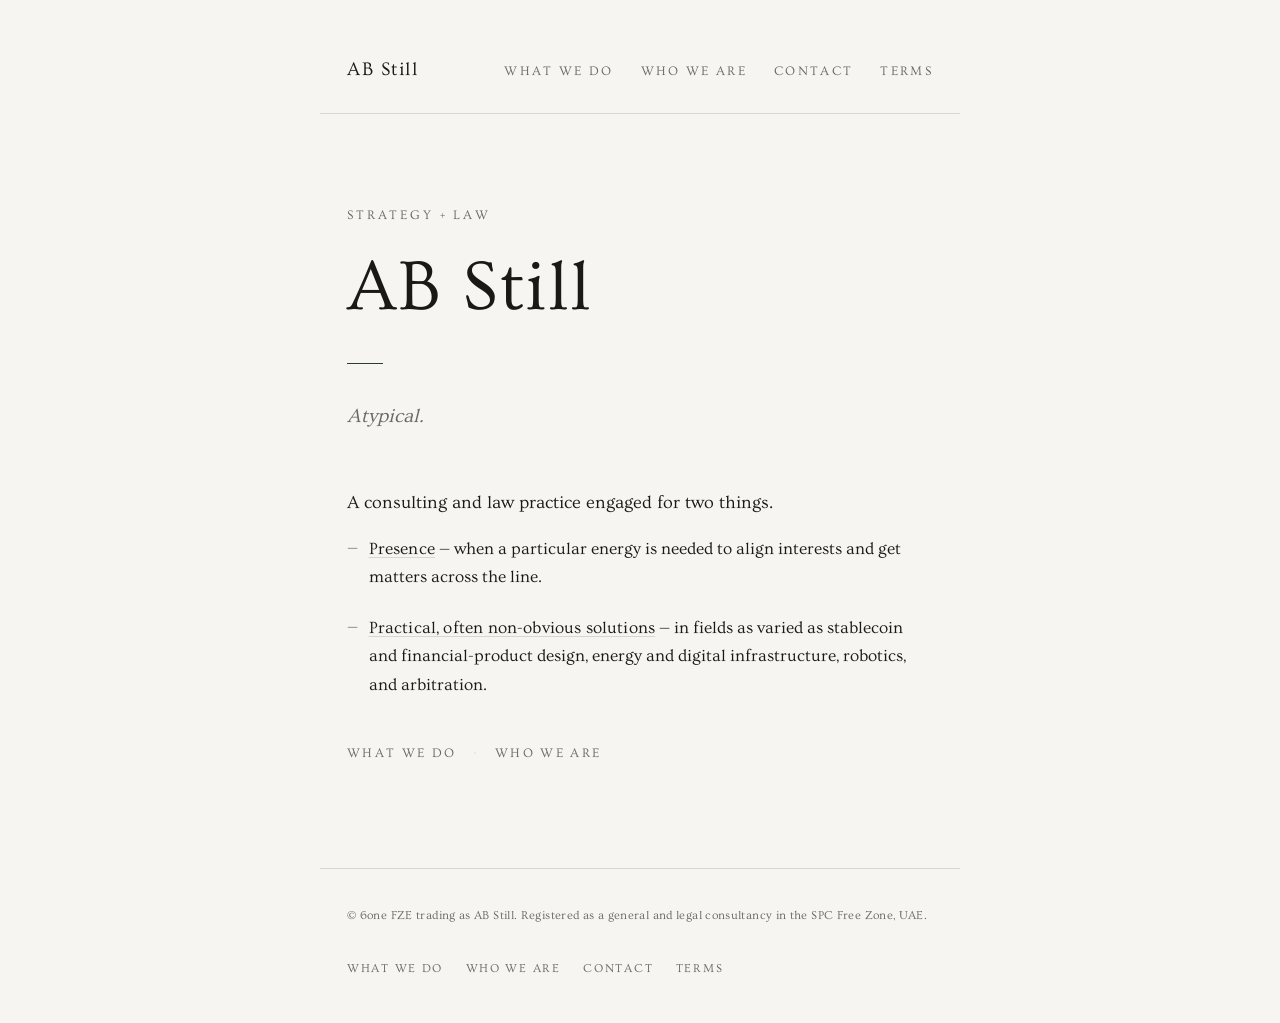
<file: index.html>
<!DOCTYPE html>
<html lang="en">
<head>
  <meta charset="UTF-8" />
  <meta name="viewport" content="width=device-width, initial-scale=1" />
  <title>AB Still</title>
  <meta name="description" content="A consulting and law practice engaged for two things: presence, and practical, often non-obvious solutions." />
  <link rel="canonical" href="https://abstill.com/" />
  <link rel="icon" href="favicon.svg" type="image/svg+xml" />
  <meta property="og:type" content="website" />
  <meta property="og:site_name" content="AB Still" />
  <meta property="og:title" content="AB Still" />
  <meta property="og:description" content="A consulting and law practice engaged for two things: presence, and practical, often non-obvious solutions." />
  <meta property="og:url" content="https://abstill.com/" />
  <meta property="og:image" content="https://abstill.com/og-image.png" />
  <meta name="twitter:card" content="summary_large_image" />
  <link rel="preload" href="fonts/Ovo-Regular.woff2" as="font" type="font/woff2" crossorigin />
  <link rel="stylesheet" href="styles.css" />
</head>
<body>
  <header>
    <a href="/" class="wordmark">AB Still</a>
    <nav>
      <a href="/what-we-do">What we do</a>
      <a href="/who-we-are">Who we are</a>
      <a href="/contact">Contact</a>
      <a href="/terms">Terms</a>
    </nav>
  </header>
  <main class="landing">
    <p class="hero-eyebrow">strategy + law</p>
    <h1 class="hero-name">AB Still</h1>
    <div class="hero-rule"></div>
    <p class="hero-tagline">Atypical.</p>

    <p class="landing-lede">A consulting and law practice engaged for two things.</p>
    <ul class="practice-list landing-list">
      <li><strong>Presence</strong> — when a particular energy is needed to align interests and get matters across the line.</li>
      <li><strong>Practical, often non-obvious solutions</strong> — in fields as varied as stablecoin and financial-product design, energy and digital infrastructure, robotics, and arbitration.</li>
    </ul>
    <p class="landing-links"><a href="/what-we-do">What we do</a><span class="sep">·</span><a href="/who-we-are">Who we are</a></p>
  </main>

  <footer>
    <p class="footer-copy">© 6one FZE trading as AB Still. Registered as a general and legal consultancy in the SPC Free Zone, UAE.</p>
    <nav class="footer-nav">
      <a href="/what-we-do">What we do</a>
      <a href="/who-we-are">Who we are</a>
      <a href="/contact">Contact</a>
      <a href="/terms">Terms</a>
    </nav>
  </footer>
</body>
</html>
</file>
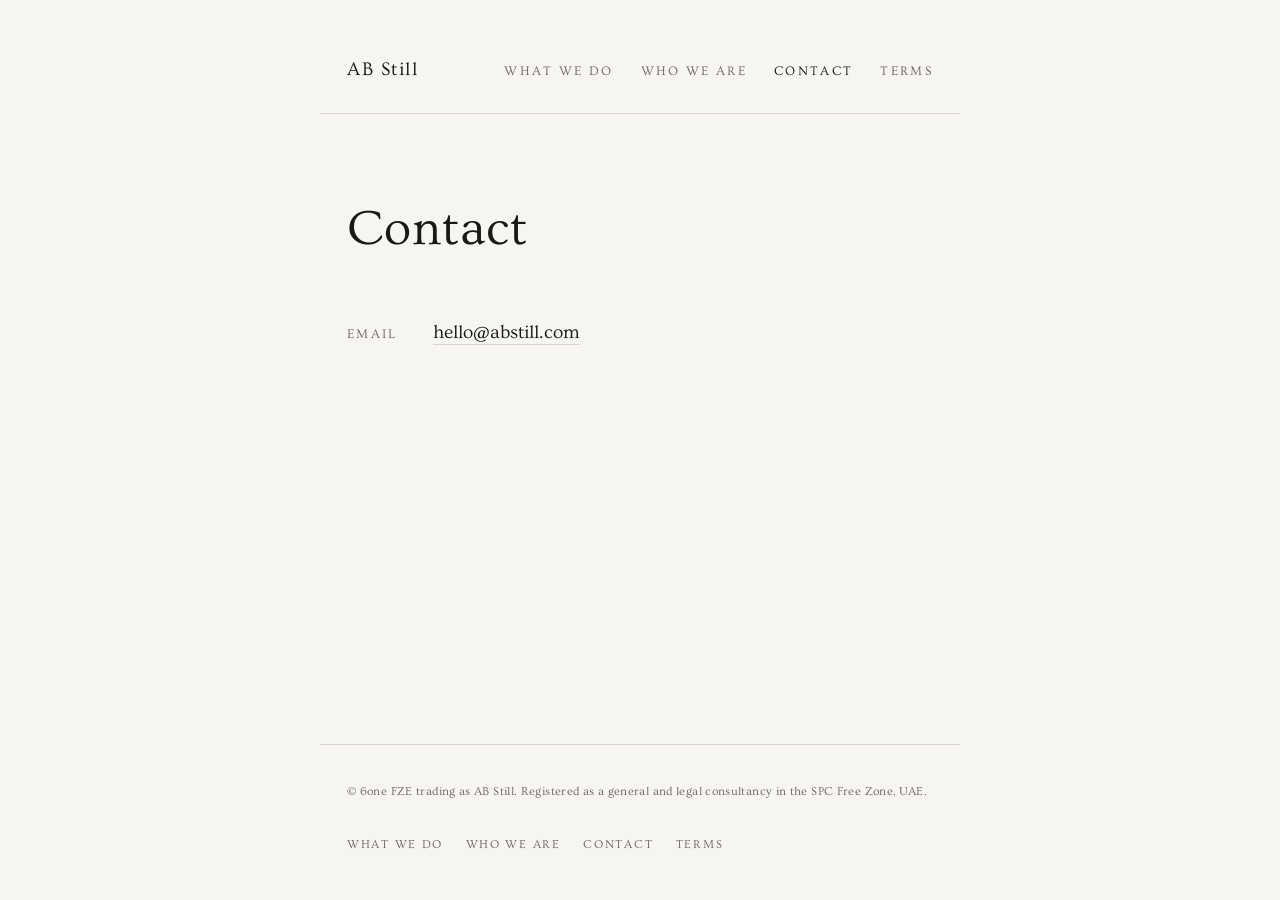
<file: contact.html>
<!DOCTYPE html>
<html lang="en">
<head>
  <meta charset="UTF-8" />
  <meta name="viewport" content="width=device-width, initial-scale=1" />
  <title>Contact — AB Still</title>
  <meta name="description" content="Contact AB Still." />
  <link rel="canonical" href="https://abstill.com/contact" />
  <link rel="icon" href="favicon.svg" type="image/svg+xml" />
  <meta property="og:type" content="website" />
  <meta property="og:site_name" content="AB Still" />
  <meta property="og:title" content="Contact — AB Still" />
  <meta property="og:description" content="Contact AB Still." />
  <meta property="og:url" content="https://abstill.com/contact" />
  <meta property="og:image" content="https://abstill.com/og-image.png" />
  <meta name="twitter:card" content="summary_large_image" />
  <link rel="preload" href="fonts/Ovo-Regular.woff2" as="font" type="font/woff2" crossorigin />
  <link rel="stylesheet" href="styles.css" />
</head>
<body>
  <header>
    <a href="/" class="wordmark">AB Still</a>
    <nav>
      <a href="/what-we-do">What we do</a>
      <a href="/who-we-are">Who we are</a>
      <a href="/contact" aria-current="page">Contact</a>
      <a href="/terms">Terms</a>
    </nav>
  </header>
  <main>
    <h1 class="page-title solo">Contact</h1>
    <div class="contact-line">
      <span class="contact-label">Email</span>
      <span class="contact-value">
        <a href="mailto:hello@abstill.com">hello@abstill.com</a>
      </span>
    </div>
  </main>

  <footer>
    <p class="footer-copy">© 6one FZE trading as AB Still. Registered as a general and legal consultancy in the SPC Free Zone, UAE.</p>
    <nav class="footer-nav">
      <a href="/what-we-do">What we do</a>
      <a href="/who-we-are">Who we are</a>
      <a href="/contact">Contact</a>
      <a href="/terms">Terms</a>
    </nav>
  </footer>
</body>
</html>
</file>
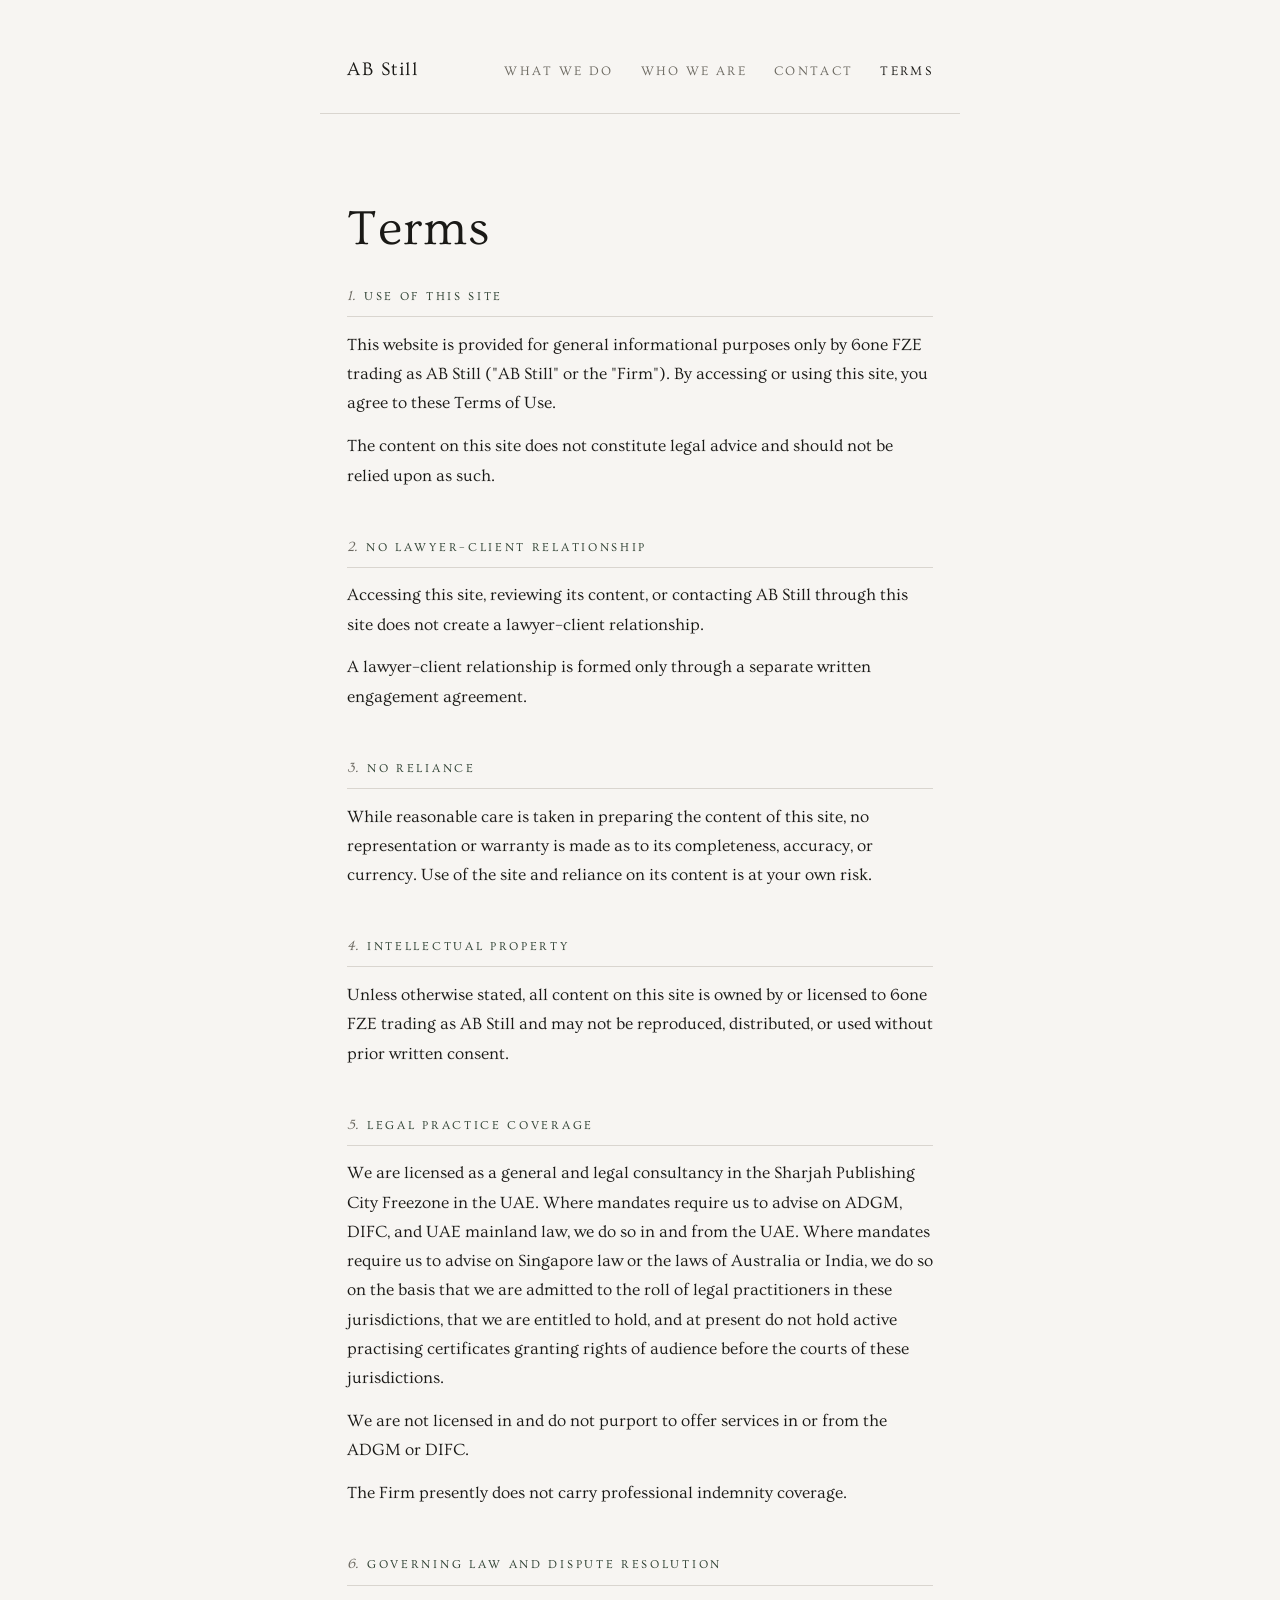
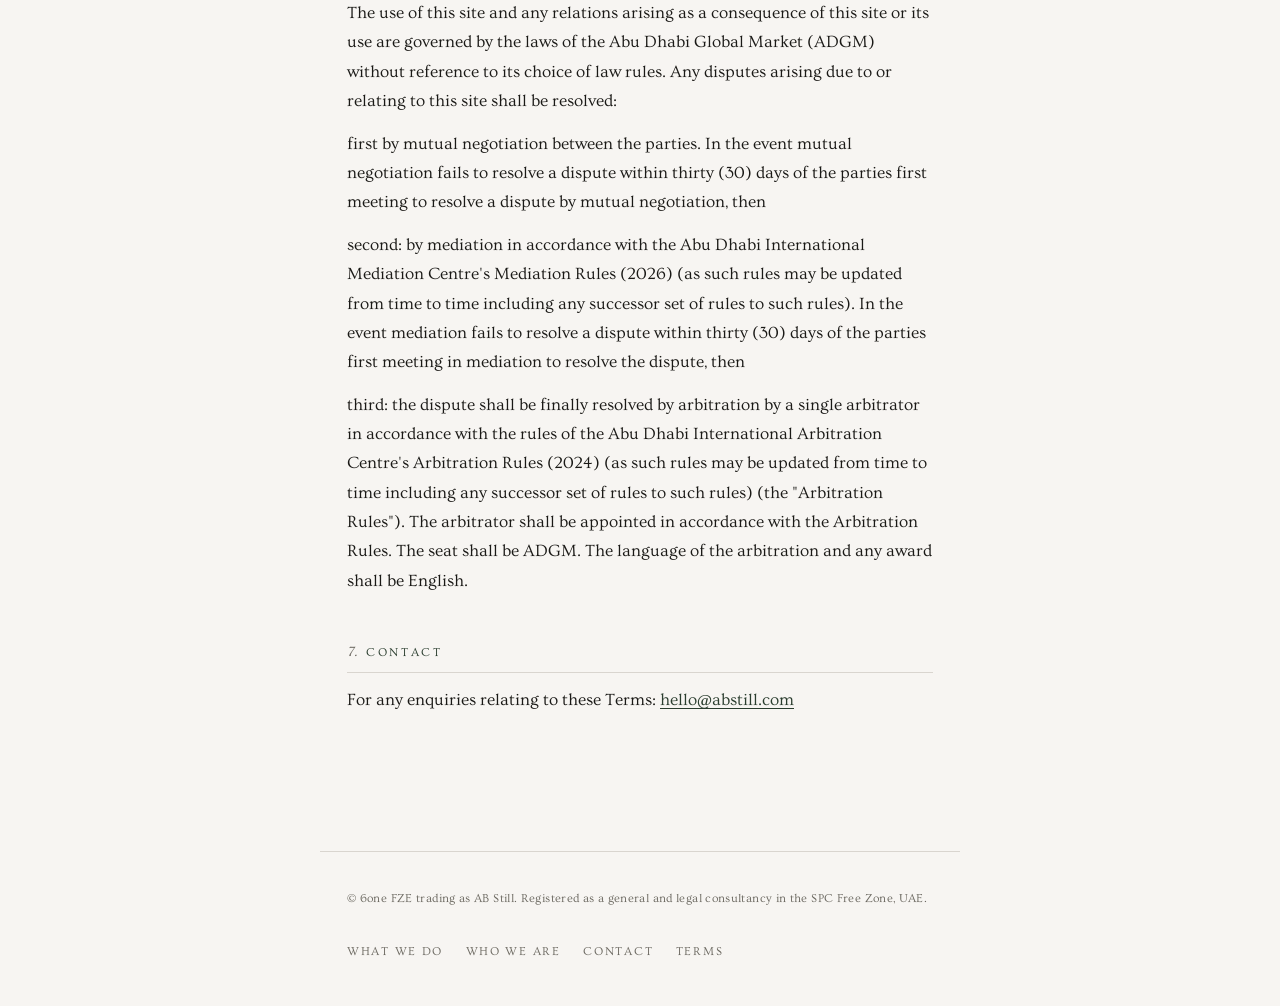
<file: terms.html>
<!DOCTYPE html>
<html lang="en">
<head>
  <meta charset="UTF-8" />
  <meta name="viewport" content="width=device-width, initial-scale=1" />
  <title>Terms — AB Still</title>
  <meta name="description" content="Terms of use — AB Still." />
  <link rel="canonical" href="https://abstill.com/terms" />
  <link rel="icon" href="favicon.svg" type="image/svg+xml" />
  <meta property="og:type" content="website" />
  <meta property="og:site_name" content="AB Still" />
  <meta property="og:title" content="Terms — AB Still" />
  <meta property="og:description" content="Terms of use — AB Still." />
  <meta property="og:url" content="https://abstill.com/terms" />
  <meta property="og:image" content="https://abstill.com/og-image.png" />
  <meta name="twitter:card" content="summary_large_image" />
  <link rel="preload" href="fonts/Ovo-Regular.woff2" as="font" type="font/woff2" crossorigin />
  <link rel="stylesheet" href="styles.css" />
</head>
<body>
  <header>
    <a href="/" class="wordmark">AB Still</a>
    <nav>
      <a href="/what-we-do">What we do</a>
      <a href="/who-we-are">Who we are</a>
      <a href="/contact">Contact</a>
      <a href="/terms" aria-current="page">Terms</a>
    </nav>
  </header>
  <main>
    <h1 class="page-title">Terms</h1>
    <div class="terms-section">
      <h2><span class="section-number">1.</span> Use of This Site</h2>
      <p>This website is provided for general informational purposes only by 6one FZE trading as AB Still ("AB Still" or the "Firm"). By accessing or using this site, you agree to these Terms of Use.</p>
      <p>The content on this site does not constitute legal advice and should not be relied upon as such.</p>
    </div>
    <div class="terms-section">
      <h2><span class="section-number">2.</span> No Lawyer–Client Relationship</h2>
      <p>Accessing this site, reviewing its content, or contacting AB Still through this site does not create a lawyer–client relationship.</p>
      <p>A lawyer–client relationship is formed only through a separate written engagement agreement.</p>
    </div>
    <div class="terms-section">
      <h2><span class="section-number">3.</span> No Reliance</h2>
      <p>While reasonable care is taken in preparing the content of this site, no representation or warranty is made as to its completeness, accuracy, or currency. Use of the site and reliance on its content is at your own risk.</p>
    </div>
    <div class="terms-section">
      <h2><span class="section-number">4.</span> Intellectual Property</h2>
      <p>Unless otherwise stated, all content on this site is owned by or licensed to 6one FZE trading as AB Still and may not be reproduced, distributed, or used without prior written consent.</p>
    </div>
    <div class="terms-section">
      <h2><span class="section-number">5.</span> Legal Practice Coverage</h2>
      <p>We are licensed as a general and legal consultancy in the Sharjah Publishing City Freezone in the UAE. Where mandates require us to advise on ADGM, DIFC, and UAE mainland law, we do so in and from the UAE. Where mandates require us to advise on Singapore law or the laws of Australia or India, we do so on the basis that we are admitted to the roll of legal practitioners in these jurisdictions, that we are entitled to hold, and at present do not hold active practising certificates granting rights of audience before the courts of these jurisdictions.</p>
      <p>We are not licensed in and do not purport to offer services in or from the ADGM or DIFC.</p>
      <p>The Firm presently does not carry professional indemnity coverage.</p>
    </div>
    <div class="terms-section">
      <h2><span class="section-number">6.</span> Governing Law and Dispute Resolution</h2>
      <p>The use of this site and any relations arising as a consequence of this site or its use are governed by the laws of the Abu Dhabi Global Market (ADGM) without reference to its choice of law rules. Any disputes arising due to or relating to this site shall be resolved:</p>
      <p>first by mutual negotiation between the parties. In the event mutual negotiation fails to resolve a dispute within thirty (30) days of the parties first meeting to resolve a dispute by mutual negotiation, then</p>
      <p>second: by mediation in accordance with the Abu Dhabi International Mediation Centre's Mediation Rules (2026) (as such rules may be updated from time to time including any successor set of rules to such rules). In the event mediation fails to resolve a dispute within thirty (30) days of the parties first meeting in mediation to resolve the dispute, then</p>
      <p>third: the dispute shall be finally resolved by arbitration by a single arbitrator in accordance with the rules of the Abu Dhabi International Arbitration Centre's Arbitration Rules (2024) (as such rules may be updated from time to time including any successor set of rules to such rules) (the "Arbitration Rules"). The arbitrator shall be appointed in accordance with the Arbitration Rules. The seat shall be ADGM. The language of the arbitration and any award shall be English.</p>
    </div>
    <div class="terms-section">
      <h2><span class="section-number">7.</span> Contact</h2>
      <p>For any enquiries relating to these Terms: <a href="mailto:hello@abstill.com">hello@abstill.com</a></p>
    </div>
  </main>

  <footer>
    <p class="footer-copy">© 6one FZE trading as AB Still. Registered as a general and legal consultancy in the SPC Free Zone, UAE.</p>
    <nav class="footer-nav">
      <a href="/what-we-do">What we do</a>
      <a href="/who-we-are">Who we are</a>
      <a href="/contact">Contact</a>
      <a href="/terms">Terms</a>
    </nav>
  </footer>
</body>
</html>
</file>
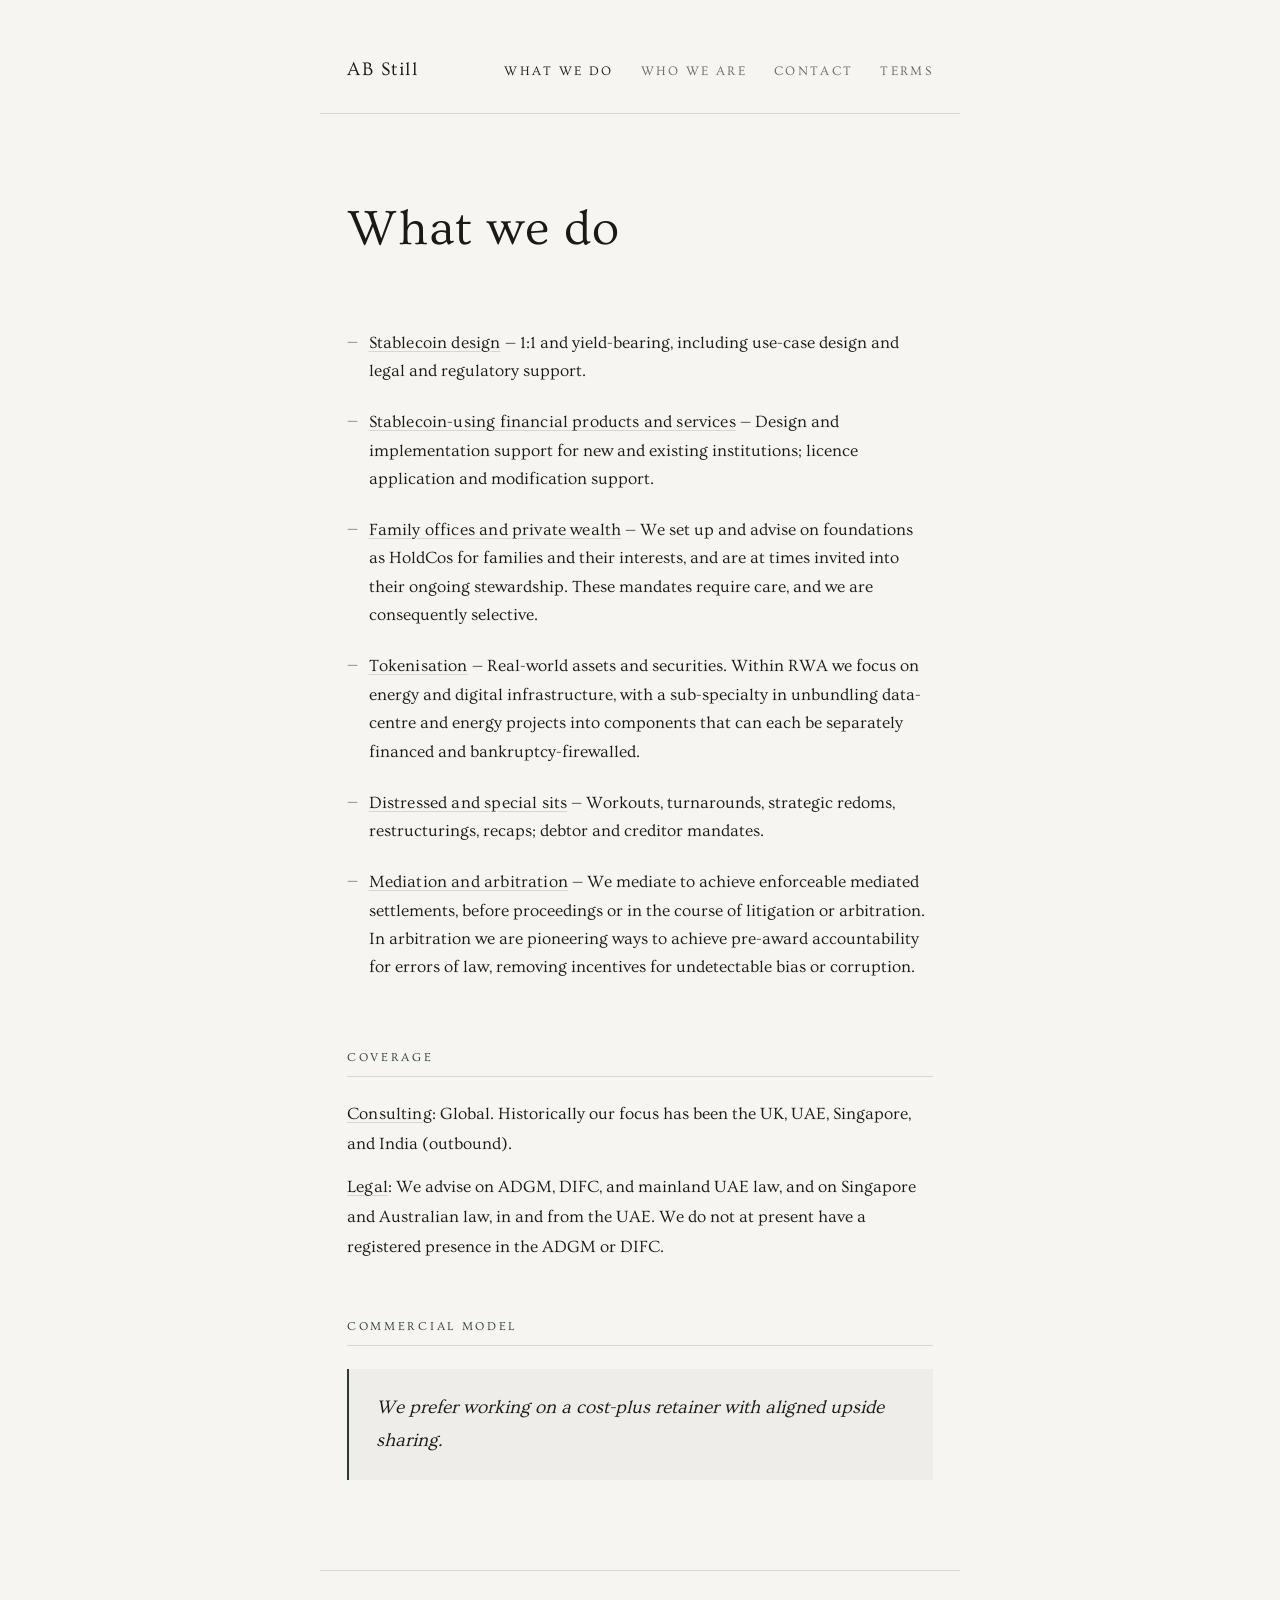
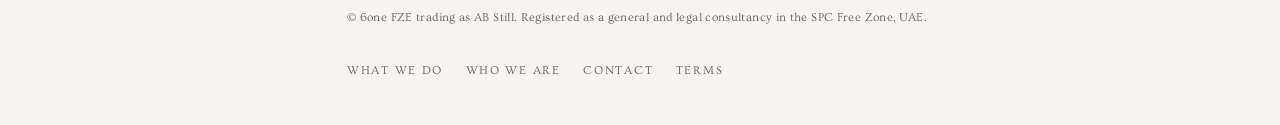
<file: what-we-do.html>
<!DOCTYPE html>
<html lang="en">
<head>
  <meta charset="UTF-8" />
  <meta name="viewport" content="width=device-width, initial-scale=1" />
  <title>What we do — AB Still</title>
  <meta name="description" content="Stablecoin design, stablecoin-using financial products, family offices and private wealth, tokenisation, distressed and special situations, mediation and arbitration." />
  <link rel="canonical" href="https://abstill.com/what-we-do" />
  <link rel="icon" href="favicon.svg" type="image/svg+xml" />
  <meta property="og:type" content="website" />
  <meta property="og:site_name" content="AB Still" />
  <meta property="og:title" content="What we do — AB Still" />
  <meta property="og:description" content="Stablecoin design, stablecoin-using financial products, family offices and private wealth, tokenisation, distressed and special situations, mediation and arbitration." />
  <meta property="og:url" content="https://abstill.com/what-we-do" />
  <meta property="og:image" content="https://abstill.com/og-image.png" />
  <meta name="twitter:card" content="summary_large_image" />
  <link rel="preload" href="fonts/Ovo-Regular.woff2" as="font" type="font/woff2" crossorigin />
  <link rel="stylesheet" href="styles.css" />
</head>
<body>
  <header>
    <a href="/" class="wordmark">AB Still</a>
    <nav>
      <a href="/what-we-do" aria-current="page">What we do</a>
      <a href="/who-we-are">Who we are</a>
      <a href="/contact">Contact</a>
      <a href="/terms">Terms</a>
    </nav>
  </header>
  <main>
    <h1 class="page-title solo">What we do</h1>
    <ul class="practice-list">
      <li><strong>Stablecoin design</strong> — 1:1 and yield-bearing, including use-case design and legal and regulatory support.</li>
      <li><strong>Stablecoin-using financial products and services</strong> — Design and implementation support for new and existing institutions; licence application and modification support.</li>
      <li><strong>Family offices and private wealth</strong> — We set up and advise on foundations as HoldCos for families and their interests, and are at times invited into their ongoing stewardship. These mandates require care, and we are consequently selective.</li>
      <li><strong>Tokenisation</strong> — Real-world assets and securities. Within RWA we focus on energy and digital infrastructure, with a sub-specialty in unbundling data-centre and energy projects into components that can each be separately financed and bankruptcy-firewalled.</li>
      <li><strong>Distressed and special sits</strong> — Workouts, turnarounds, strategic redoms, restructurings, recaps; debtor and creditor mandates.</li>
      <li><strong>Mediation and arbitration</strong> — We mediate to achieve enforceable mediated settlements, before proceedings or in the course of litigation or arbitration. In arbitration we are pioneering ways to achieve pre-award accountability for errors of law, removing incentives for undetectable bias or corruption.</li>
    </ul>

    <h2>Coverage</h2>
    <p><strong class="label">Consulting</strong>: Global. Historically our focus has been the UK, UAE, Singapore, and India (outbound).</p>
    <p><strong class="label">Legal</strong>: We advise on ADGM, DIFC, and mainland UAE law, and on Singapore and Australian law, in and from the UAE. We do not at present have a registered presence in the ADGM or DIFC.</p>

    <h2>Commercial Model</h2>
    <div class="callout">
      <p>We prefer working on a cost-plus retainer with aligned upside sharing.</p>
    </div>
  </main>

  <footer>
    <p class="footer-copy">© 6one FZE trading as AB Still. Registered as a general and legal consultancy in the SPC Free Zone, UAE.</p>
    <nav class="footer-nav">
      <a href="/what-we-do">What we do</a>
      <a href="/who-we-are">Who we are</a>
      <a href="/contact">Contact</a>
      <a href="/terms">Terms</a>
    </nav>
  </footer>
</body>
</html>
</file>
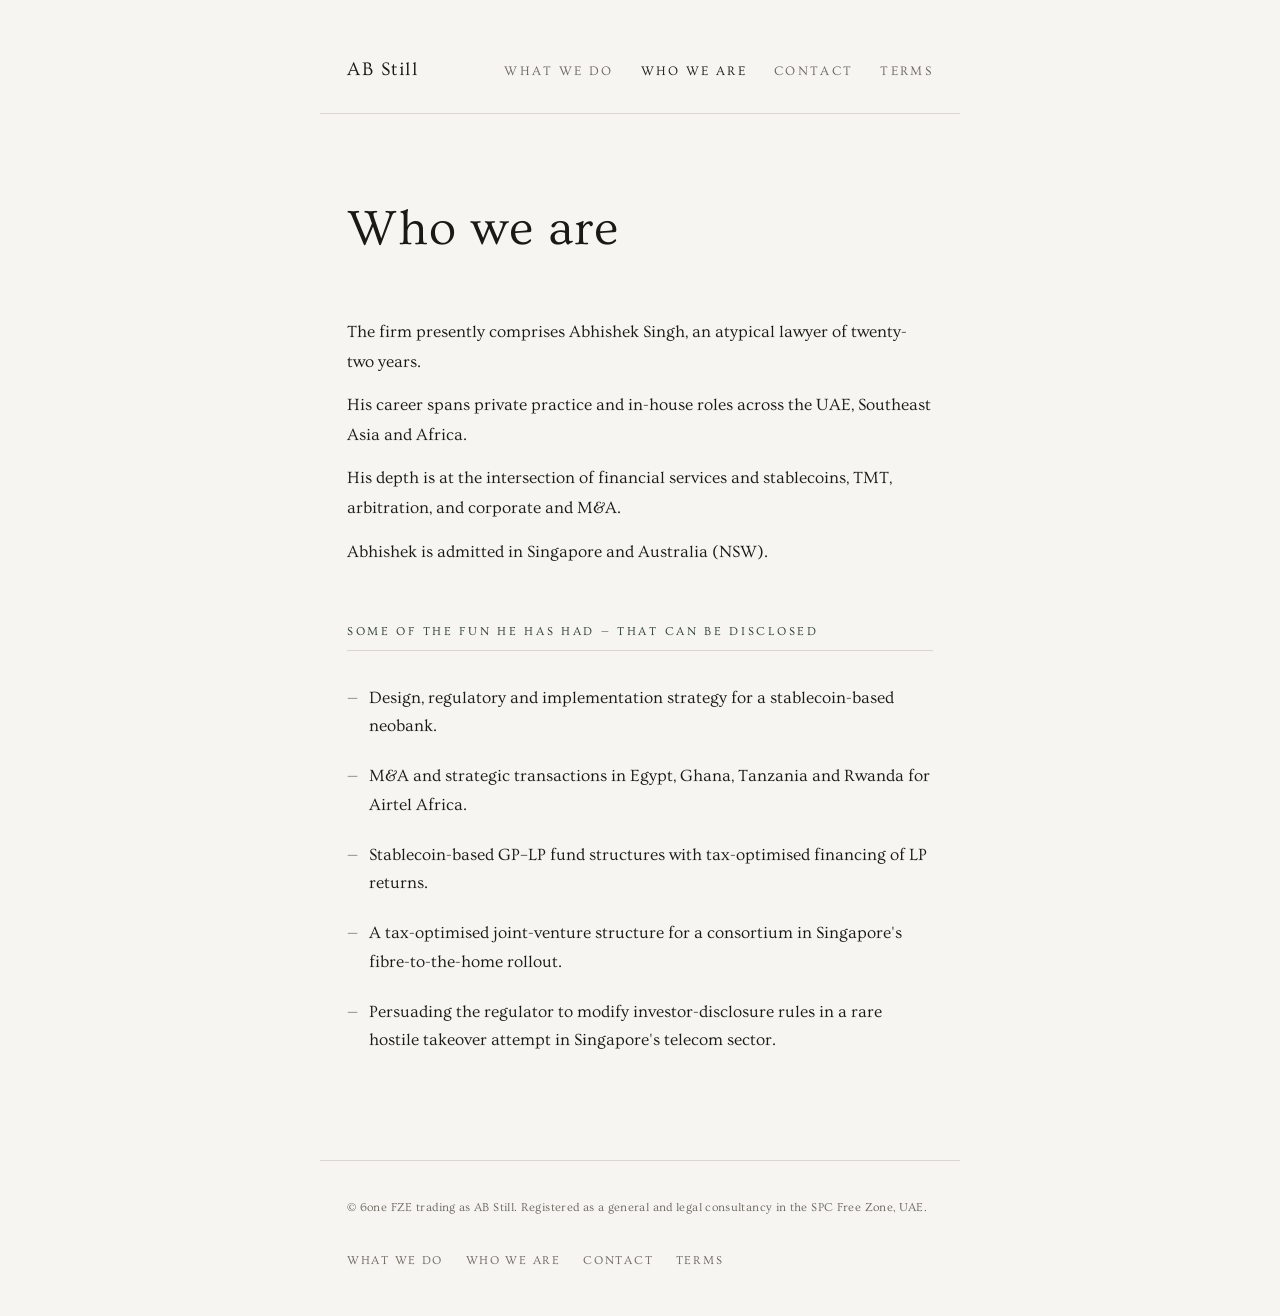
<file: who-we-are.html>
<!DOCTYPE html>
<html lang="en">
<head>
  <meta charset="UTF-8" />
  <meta name="viewport" content="width=device-width, initial-scale=1" />
  <title>Who we are — AB Still</title>
  <meta name="description" content="The firm presently comprises Abhishek Singh, an atypical lawyer of twenty-two years." />
  <link rel="canonical" href="https://abstill.com/who-we-are" />
  <link rel="icon" href="favicon.svg" type="image/svg+xml" />
  <meta property="og:type" content="website" />
  <meta property="og:site_name" content="AB Still" />
  <meta property="og:title" content="Who we are — AB Still" />
  <meta property="og:description" content="The firm presently comprises Abhishek Singh, an atypical lawyer of twenty-two years." />
  <meta property="og:url" content="https://abstill.com/who-we-are" />
  <meta property="og:image" content="https://abstill.com/og-image.png" />
  <meta name="twitter:card" content="summary_large_image" />
  <link rel="preload" href="fonts/Ovo-Regular.woff2" as="font" type="font/woff2" crossorigin />
  <link rel="stylesheet" href="styles.css" />
</head>
<body>
  <header>
    <a href="/" class="wordmark">AB Still</a>
    <nav>
      <a href="/what-we-do">What we do</a>
      <a href="/who-we-are" aria-current="page">Who we are</a>
      <a href="/contact">Contact</a>
      <a href="/terms">Terms</a>
    </nav>
  </header>
  <main>
    <h1 class="page-title solo">Who we are</h1>
    <p>The firm presently comprises Abhishek Singh, an atypical lawyer of twenty-two years.</p>
    <p>His career spans private practice and in-house roles across the UAE, Southeast Asia and Africa.</p>
    <p>His depth is at the intersection of financial services and stablecoins, TMT, arbitration, and corporate and M&amp;A.</p>
    <p>Abhishek is admitted in Singapore and Australia (NSW).</p>

    <h2>Some of the fun he has had — that can be disclosed</h2>
    <ul class="practice-list">
      <li>Design, regulatory and implementation strategy for a stablecoin-based neobank.</li>
      <li>M&amp;A and strategic transactions in Egypt, Ghana, Tanzania and Rwanda for Airtel Africa.</li>
      <li>Stablecoin-based GP–LP fund structures with tax-optimised financing of LP returns.</li>
      <li>A tax-optimised joint-venture structure for a consortium in Singapore's fibre-to-the-home rollout.</li>
      <li>Persuading the regulator to modify investor-disclosure rules in a rare hostile takeover attempt in Singapore's telecom sector.</li>
    </ul>
  </main>

  <footer>
    <p class="footer-copy">© 6one FZE trading as AB Still. Registered as a general and legal consultancy in the SPC Free Zone, UAE.</p>
    <nav class="footer-nav">
      <a href="/what-we-do">What we do</a>
      <a href="/who-we-are">Who we are</a>
      <a href="/contact">Contact</a>
      <a href="/terms">Terms</a>
    </nav>
  </footer>
</body>
</html>
</file>
<file: styles.css>
/* AB Still — abstill.com
   Single stylesheet for all pages. Ovo ships in weight 400 only:
   scale, tracking and italics carry hierarchy; never fake bold. */

@font-face {
  font-family: 'Ovo';
  font-style: normal;
  font-weight: 400;
  font-display: swap;
  src: url('fonts/Ovo-Regular.woff2') format('woff2');
}

:root {
  --bg:        #f7f5f2;
  --ink:       #1a1916;
  --ink-muted: #6b6860;
  --rule:      #d9d5cf;
  --accent:    #2a3d2e;
  --font:      'Ovo', Georgia, serif;
  --max-w:     640px;
}

*, *::before, *::after { box-sizing: border-box; margin: 0; padding: 0; }
html { font-size: 18px; scroll-behavior: smooth; }

body {
  background: var(--bg);
  color: var(--ink);
  font-family: var(--font);
  font-weight: 400;
  line-height: 1.7;
  min-height: 100vh;
  display: flex;
  flex-direction: column;
}

header, main, footer {
  width: 100%;
  max-width: var(--max-w);
  margin-inline: auto;
  padding-inline: 1.5rem;
}

/* ── Header ── */
header {
  padding-top: 3rem; padding-bottom: 1.5rem;
  border-bottom: 1px solid var(--rule);
  display: flex; align-items: baseline;
  justify-content: space-between; flex-wrap: wrap; gap: 1rem;
}
header .wordmark {
  font-weight: 400; font-size: 1.05rem; letter-spacing: 0.08em;
  text-decoration: none; color: var(--ink);
}
nav { display: flex; gap: 1.5rem; flex-wrap: wrap; }
nav a {
  font-size: 0.72rem; font-weight: 400; letter-spacing: 0.18em;
  text-transform: uppercase; text-decoration: none;
  color: var(--ink-muted); transition: color 0.2s;
}
nav a:hover { color: var(--accent); }
nav a[aria-current="page"] { color: var(--ink); }

main { flex: 1; padding-top: 4rem; padding-bottom: 5rem; }

/* ── Landing ── */
main.landing { padding-top: 5rem; }
.hero-eyebrow {
  font-size: 0.72rem; font-weight: 400; letter-spacing: 0.22em;
  text-transform: uppercase; color: var(--ink-muted); margin-bottom: 1.25rem;
}
.hero-name {
  font-size: clamp(2.6rem, 7.5vw, 4rem); font-weight: 400;
  line-height: 1.08; letter-spacing: 0.02em; margin-bottom: 2rem; color: var(--ink);
}
.hero-rule { width: 2rem; height: 1px; background: var(--accent); margin-bottom: 2rem; }
.hero-tagline {
  font-size: 1.1rem; font-weight: 400; font-style: italic;
  color: var(--ink-muted); line-height: 1.65;
}

.landing-lede {
  font-size: 1.0rem; margin-top: 3rem; margin-bottom: 0.25rem; color: var(--ink);
}
ul.landing-list > li { font-size: 0.95rem; }
.landing-links { margin-top: 1.75rem; font-size: 0.72rem; letter-spacing: 0.18em; text-transform: uppercase; }
.landing-links a { color: var(--ink-muted); text-decoration: none; transition: color 0.2s; }
.landing-links a:hover { color: var(--accent); opacity: 1; }
.landing-links .sep { color: var(--rule); margin: 0 0.9rem; }

/* ── Inner pages ── */
.page-title {
  font-size: clamp(2rem, 5.5vw, 2.8rem); font-weight: 400;
  letter-spacing: 0.02em; margin-bottom: 0.75rem; color: var(--ink);
}
.page-title.solo { margin-bottom: 2.5rem; }
.page-lede {
  font-size: 1.05rem; font-weight: 400; font-style: italic;
  color: var(--ink-muted); margin-bottom: 3rem; line-height: 1.7;
}

h2 {
  font-size: 0.68rem; font-weight: 400; letter-spacing: 0.22em;
  text-transform: uppercase; color: var(--accent);
  margin-top: 3rem; margin-bottom: 1.25rem;
  padding-bottom: 0.45rem; border-bottom: 1px solid var(--rule);
}
.page-title + h2, .page-lede + h2 { margin-top: 0; }
h3 {
  font-size: 1.05rem; font-weight: 400; letter-spacing: 0.01em; font-style: italic;
  margin-top: 1.5rem; margin-bottom: 0.5rem; color: var(--ink);
}
p { font-size: 0.95rem; font-weight: 400; margin-bottom: 0.75rem; line-height: 1.75; }
main a { color: var(--accent); text-underline-offset: 0.2em; transition: opacity 0.2s; }
main a:hover { opacity: 0.7; }

/* ── Practice lists (About) ── */
ul.practice-list { list-style: none; padding-left: 0; margin-bottom: 0.25rem; }
ul.practice-list > li {
  font-size: 0.93rem; font-weight: 400;
  padding: 0.6rem 0 0.6rem 1.2rem; position: relative;
  line-height: 1.7;
}
ul.practice-list > li::before { content: '—'; position: absolute; left: 0; color: var(--ink-muted); }

ul.sub-bullets { list-style: none; padding-left: 0.75rem; margin-top: 0.4rem; margin-bottom: 0.2rem; }
ul.sub-bullets li {
  font-size: 0.88rem; font-weight: 400; color: var(--ink-muted);
  padding: 0.15rem 0 0.15rem 1rem; position: relative; line-height: 1.65;
}
ul.sub-bullets li::before {
  content: '*'; position: absolute; left: 0; color: var(--rule);
  font-size: 0.8rem; line-height: 1.8;
}
ul.practice-list strong, strong.label {
  font-weight: 400; font-size: 0.95rem; letter-spacing: 0.01em; color: var(--ink);
  text-decoration: underline; text-decoration-color: var(--rule); text-underline-offset: 0.2em;
}

.callout {
  margin-top: 1rem; padding: 1.25rem 1.5rem;
  border-left: 2px solid var(--accent); background: rgba(42, 61, 46, 0.04);
}
.callout p { font-size: 1.05rem; font-style: italic; color: var(--ink); margin: 0; }

/* ── Contact ── */
.contact-line { display: flex; align-items: baseline; gap: 1.25rem; }
.contact-label {
  font-size: 0.7rem; font-weight: 400; letter-spacing: 0.18em;
  text-transform: uppercase; color: var(--ink-muted); min-width: 3.5rem;
}
.contact-value a {
  font-size: 1.05rem; font-weight: 400; color: var(--ink); text-decoration: none;
  border-bottom: 1px solid var(--rule); padding-bottom: 0.05em;
  transition: border-color 0.2s, color 0.2s;
}
.contact-value a:hover { color: var(--accent); border-color: var(--accent); opacity: 1; }

/* ── Terms ── */
.terms-section { margin-bottom: 2.5rem; }
.terms-section h2 { margin-top: 0; margin-bottom: 0.75rem; padding-bottom: 0.4rem; display: flex; align-items: baseline; gap: 0.5rem; }
.section-number {
  font-style: italic; font-weight: 400; font-size: 0.78rem;
  color: var(--ink-muted); letter-spacing: 0; text-transform: none;
}
.terms-section p { font-size: 0.93rem; }
.terms-section p:last-child { margin-bottom: 0; }

/* ── Footer ── */
footer {
  padding-top: 2rem; padding-bottom: 2.5rem;
  border-top: 1px solid var(--rule);
  display: flex; align-items: center; justify-content: space-between;
  flex-wrap: wrap; gap: 1rem;
}
.footer-copy { font-size: 0.68rem; font-weight: 400; color: var(--ink-muted); letter-spacing: 0.03em; }
.footer-nav { display: flex; gap: 1.25rem; }
.footer-nav a {
  font-size: 0.68rem; font-weight: 400; letter-spacing: 0.14em; text-transform: uppercase;
  text-decoration: none; color: var(--ink-muted); transition: color 0.2s;
}
.footer-nav a:hover { color: var(--accent); }

@media (max-width: 480px) {
  header { flex-direction: column; }
  footer { flex-direction: column; align-items: flex-start; }
}

@media print {
  body { background: #fff; color: #000; }
  nav, .footer-nav { display: none; }
}
</file>
